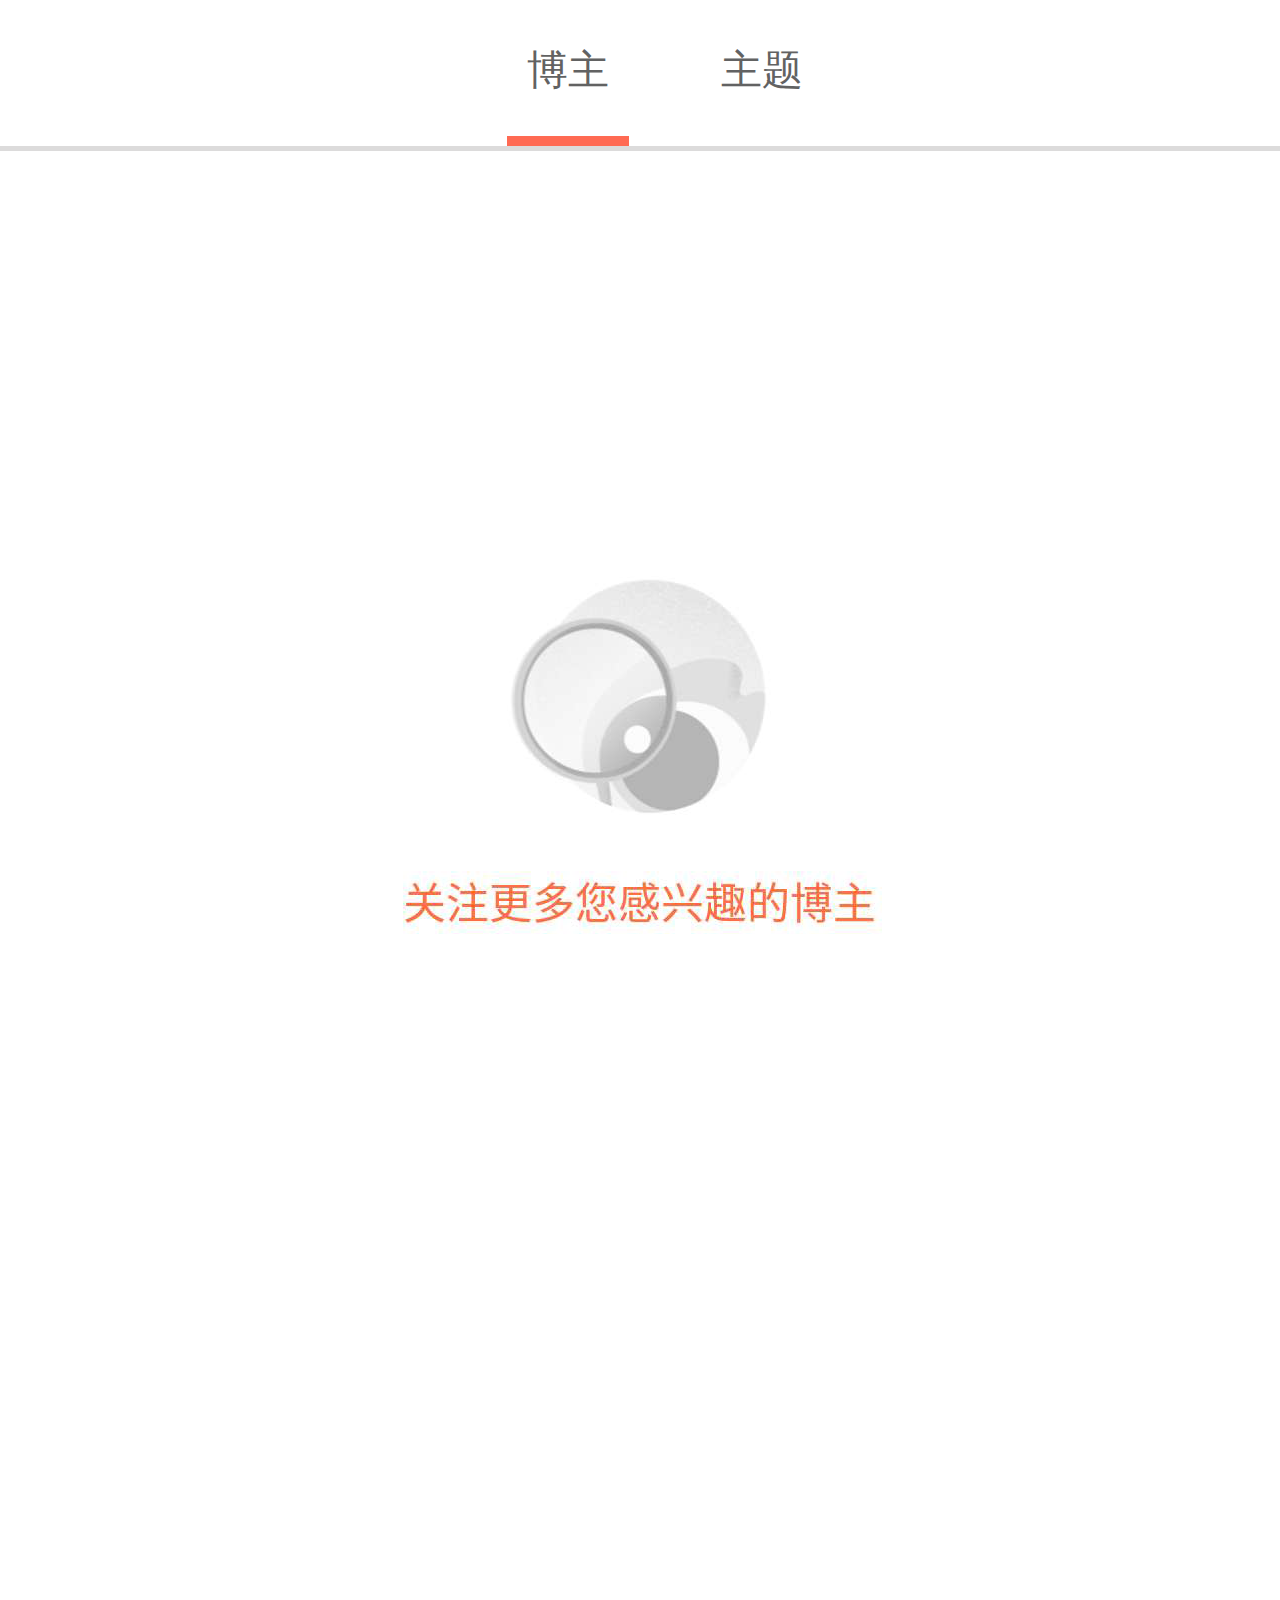
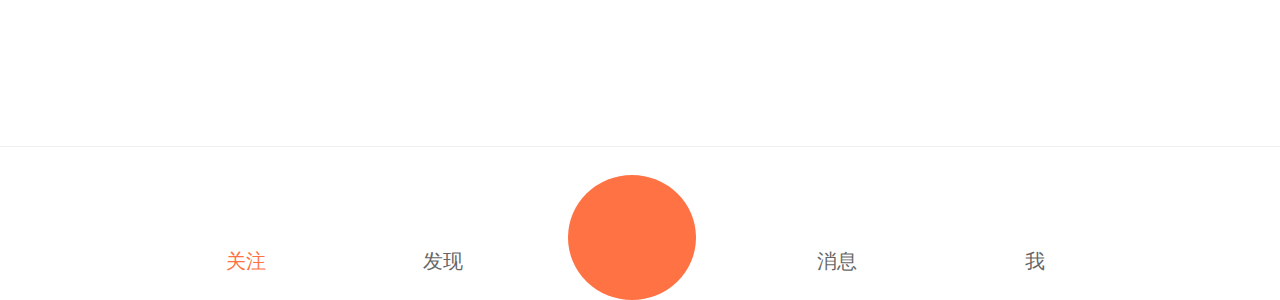
<file: index.html>
<!doctype html>
<html lang="en">
<head>
    <meta charset="UTF-8">
    <meta name="viewport"
          content="width=device-width, user-scalable=no, initial-scale=1.0, maximum-scale=1.0, minimum-scale=1.0">
    <meta http-equiv="X-UA-Compatible" content="ie=edge">
    <title>关注</title>
    <link rel="stylesheet" href="css/index.css">
    <script src="js/jquery-3.3.1.js"></script>
    <script src="js/rem.js"></script>
</head>
<body>
<header>
    <div class="header">
        <a href="addgz.html" target="_blank" class="gz">
            <i class="iconfont icon1">&#xe60f;</i>
        </a>
        <div class="bozhu">
            <p class="active">博主</p>
            <p>主题</p>
        </div>
        <a href="search.html" target="_blank" class="sousuo">
            <i class="iconfont icon1">&#xe650;</i>
        </a>
    </div>
</header>
<section>
    <div class="imgbox">
        <div class="box">
            <img src="img/x1_03.png" class="active" alt="">
            <img src="img/x2_03.png" alt="">
        </div>
    </div>
</section>
<!--tab栏-->
<footer>
    <div class="foot">
        <div class="footnk">
            <a href="" class="iconbox">
                <i class="iconfont icon2 active">&#xe616;</i>
                <span class="active">关注</span>
            </a>
            <a href="find.html" target="_blank" class="iconbox">
                <i class="iconfont icon2">&#xe669;</i>
                <span>发现</span>
            </a>
            <a href="" class="iconbox" id="jia">
                <div class="jia">
                    <i class="iconfont icon3">&#xe600;</i>
                </div>
            </a>
            <a href="xiaoxi.html" target="_blank" class="iconbox">
                <i class="iconfont icon2">&#xe63e;</i>
                <span>消息</span>
            </a>
            <a href="wode.html" target="_blank" class="iconbox">
                <i class="iconfont icon2">&#xe603;</i>
                <span>我</span>
            </a>
        </div>
    </div>
</footer>
<div class="hidden">
    <div class="hink">
        <div class="hilist">
            <div class="yuan">
                <i class="iconfont icon11">&#xe678;</i>
            </div>
            <span>文 字</span>
        </div>
        <div class="hilist">
            <div class="yuan lan">
                <i class="iconfont icon11">&#xe658;</i>
            </div>
            <span class="tpsp">图片和视频</span>
        </div>
        <div class="hilist">
            <div class="yuan cheng">
                <i class="iconfont icon11">&#xe65d;</i>
            </div>
            <span>日 签</span>
        </div>
    </div>
    <div class="cuowu">
        <div class="cwbox">
            <i class="iconfont icon12">&#xe63d;</i>
        </div>
    </div>
</div>
</body>
</html>
<script>
    $(".bozhu p").click(function () {
        let index=$(this).index();
        $(this).addClass("active").siblings().removeClass("active");
        $(".imgbox>.box>img").eq(index).show().siblings().hide();
    })

    //隐藏
    $("#jia").on("click",function (e) {
        e.preventDefault();
        $(".hidden").show();
    });
    $(".cuowu").on("click",function () {
        $(".hidden").hide();
    })
</script>
</file>
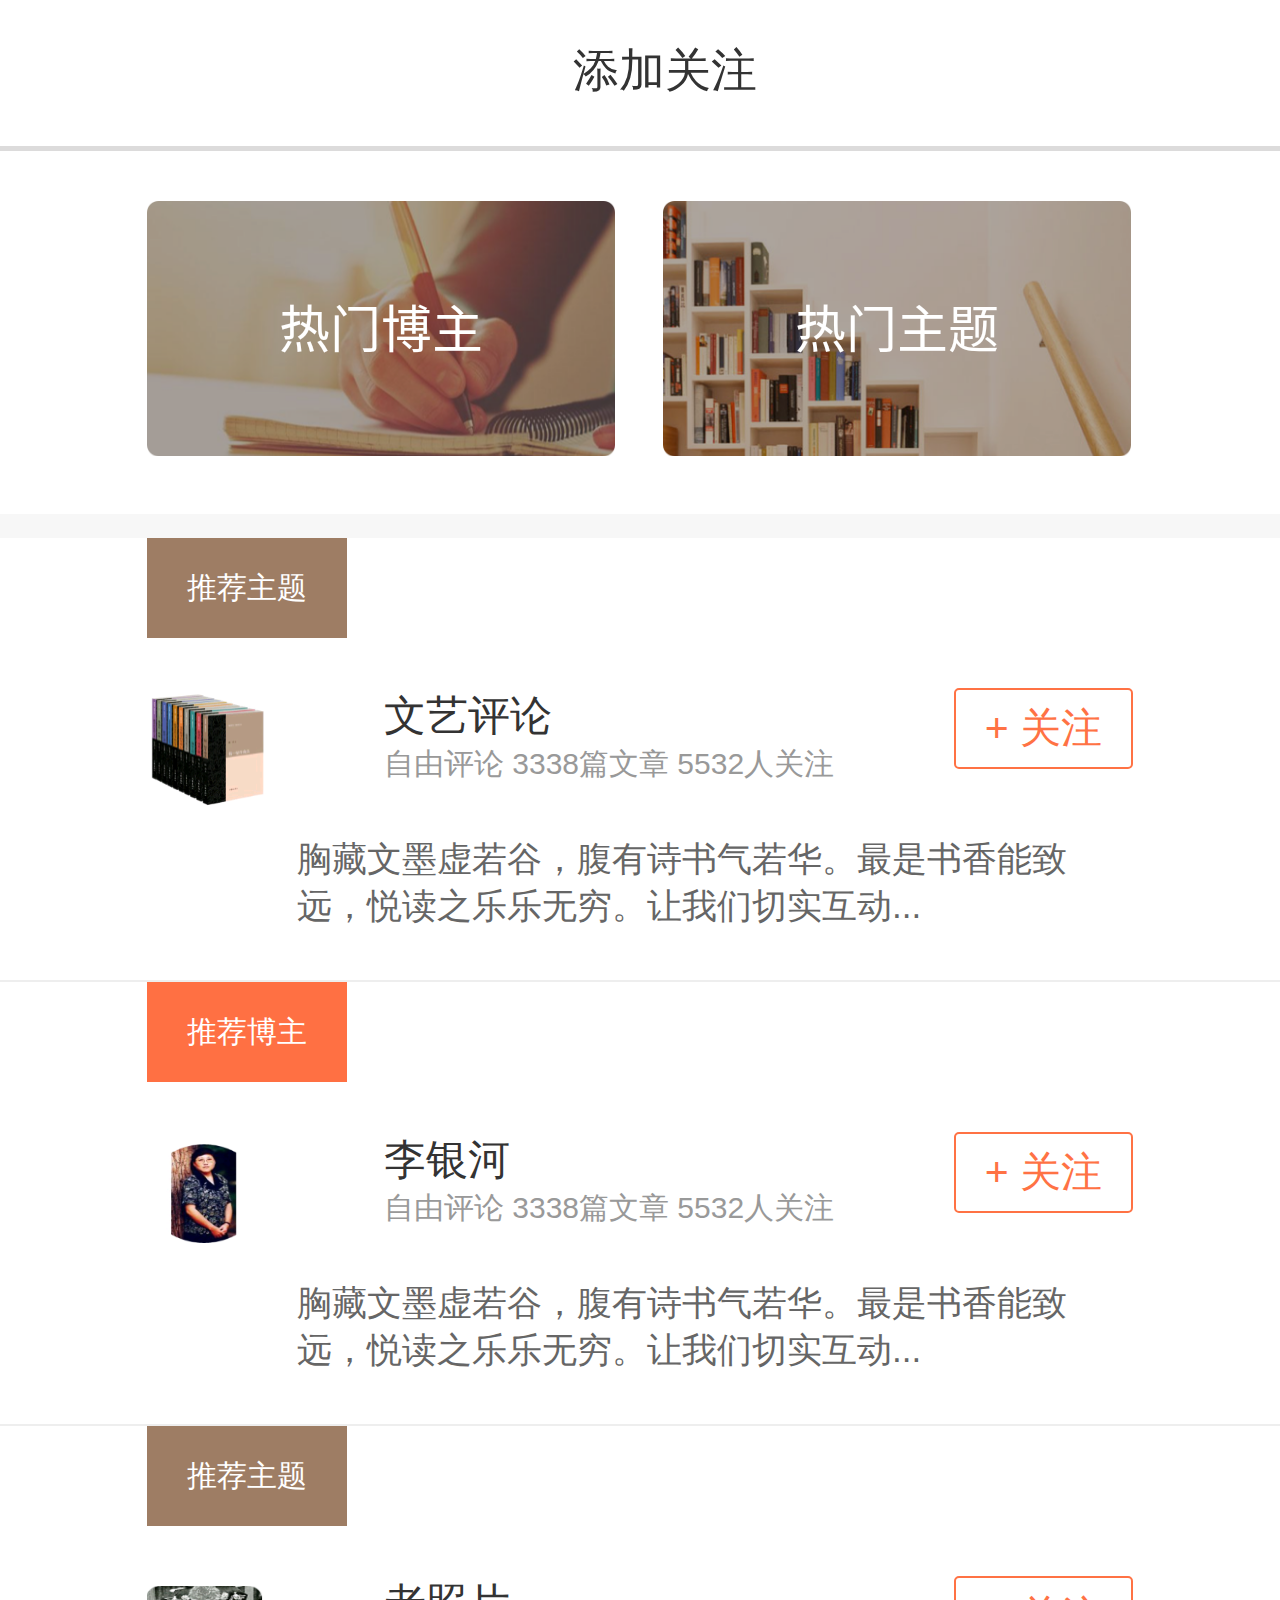
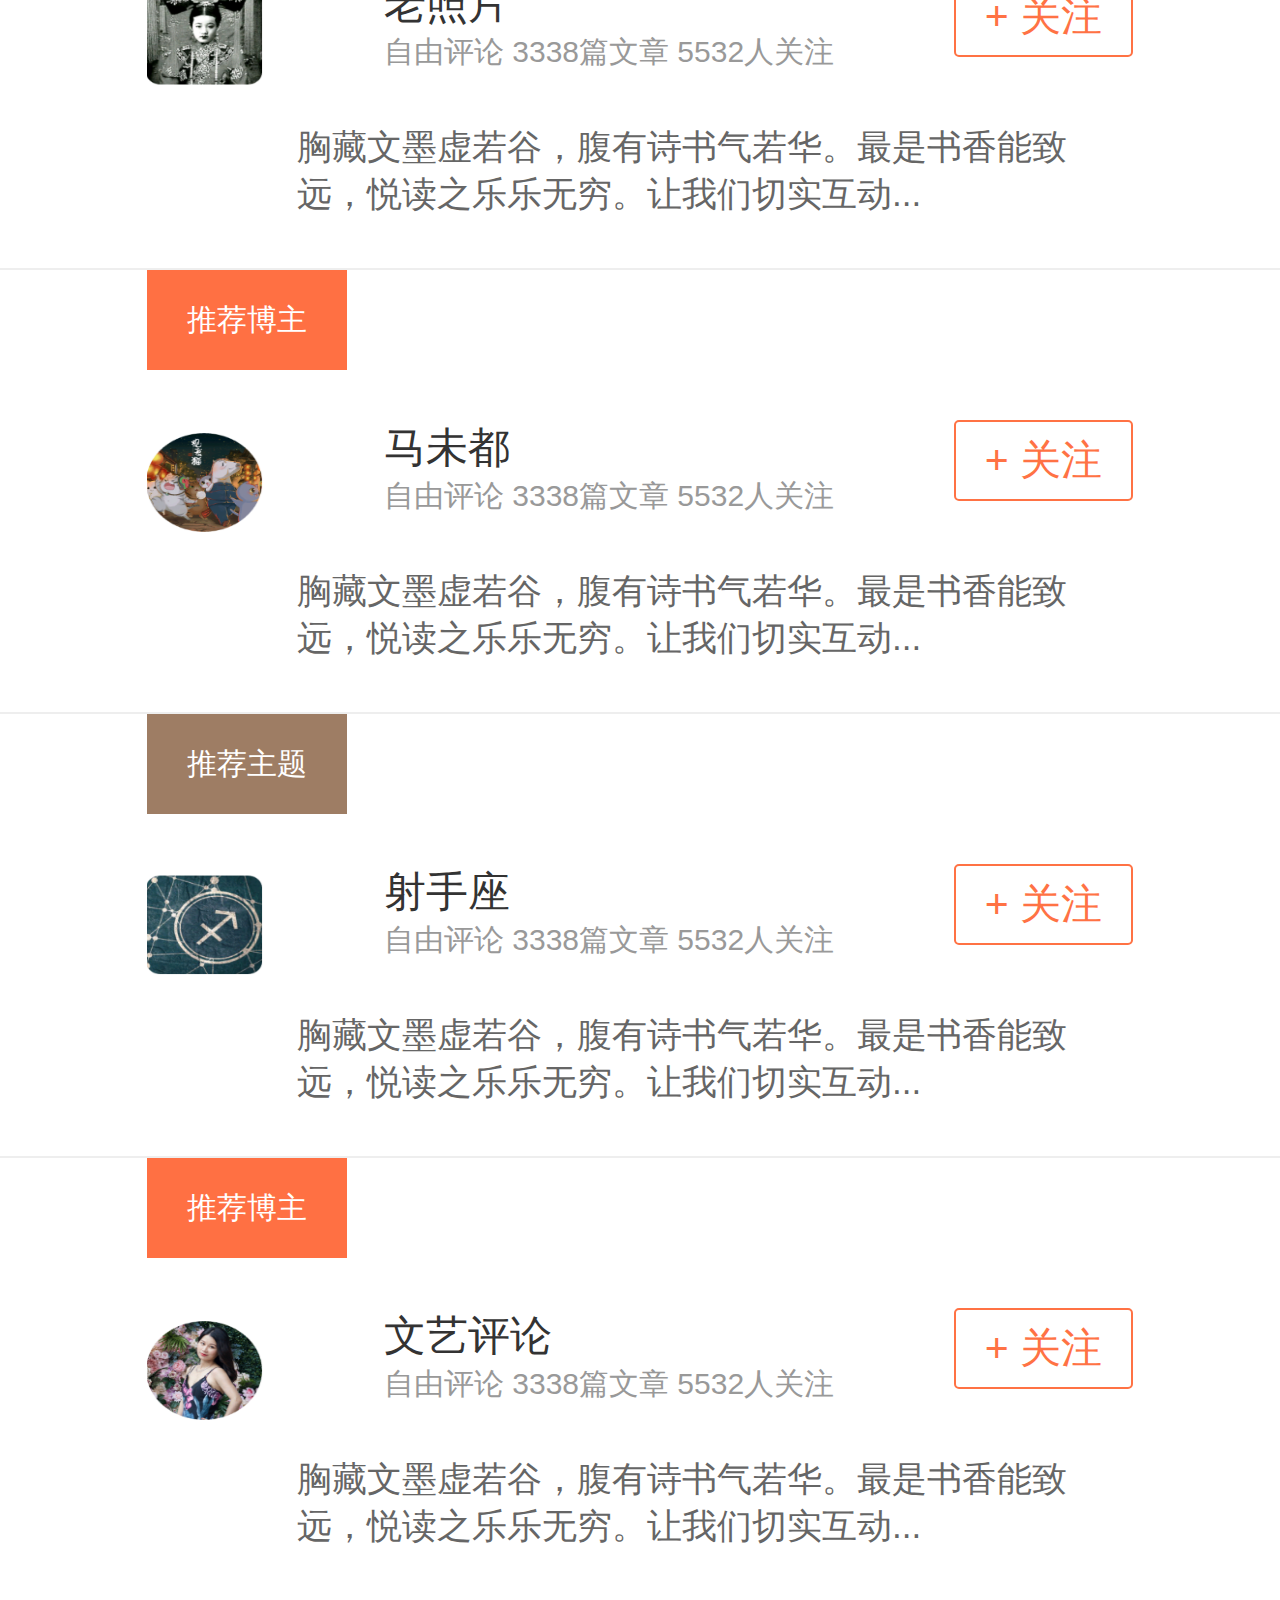
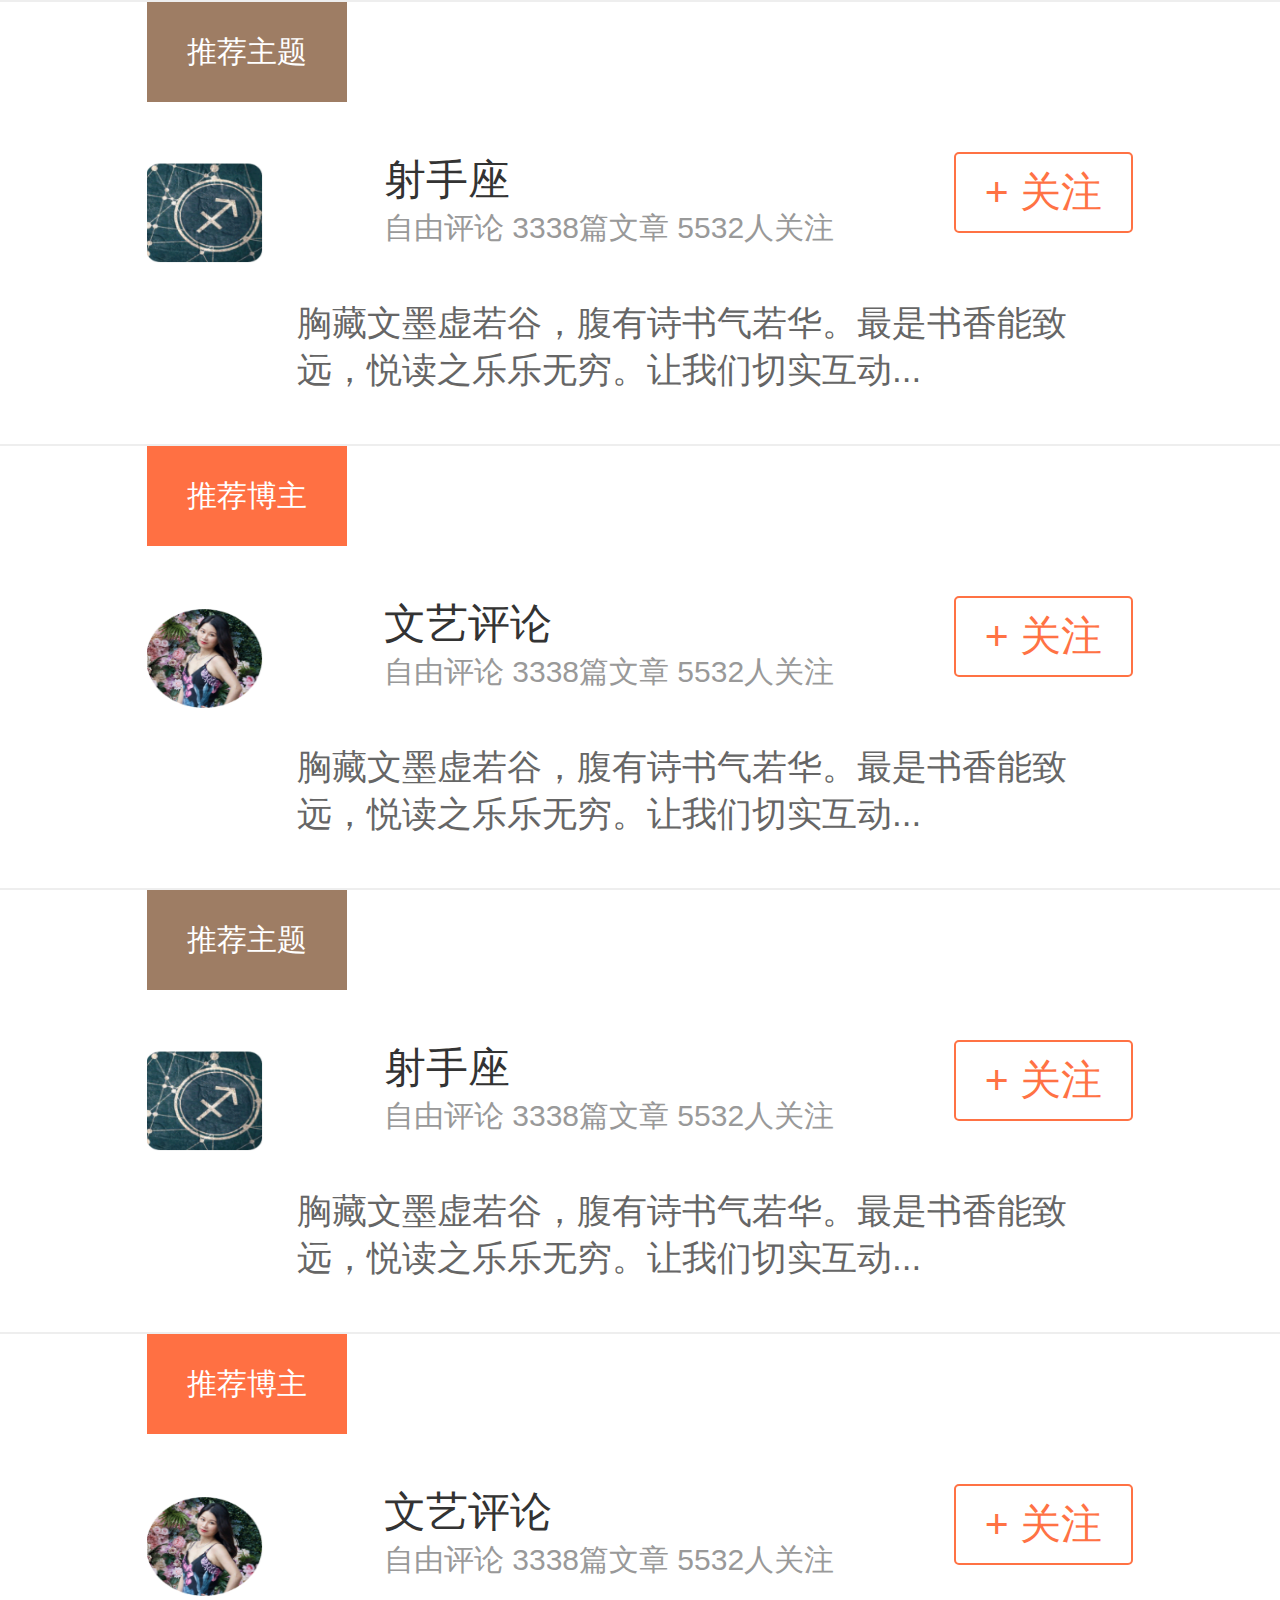
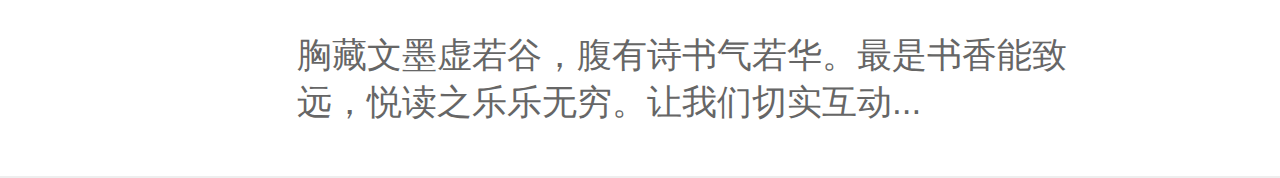
<file: addgz.html>
<!doctype html>
<html lang="en">
<head>
    <meta charset="UTF-8">
    <meta name="viewport"
          content="width=device-width, user-scalable=no, initial-scale=1.0, maximum-scale=1.0, minimum-scale=1.0">
    <meta http-equiv="X-UA-Compatible" content="ie=edge">
    <title>添加关注</title>
    <link rel="stylesheet" href="css/addgz.css">
    <script src="js/rem.js"></script>
</head>
<body>
<header>
    <div class="header">
        <a href="index.html" class="gz">
            <i class="iconfont icon2">&#xe674;</i>
        </a>
        <div class="bozhu">
            <p>添加关注</p>
        </div>
        <a href="" class="sousuo">
            <i class="iconfont icon1">&#xe650;</i>
        </a>
    </div>
</header>

<section>
    <!--热门博主主题-->
    <div class="rmbo">
        <div class="rmnk">
            <div class="imgbox">
                <img src="img/bz.png" alt="">
            </div>
            <div class="imgbox">
                <img src="img/zt.png" alt="">
            </div>
        </div>
    </div>
    <!--推荐主题列表-->
    <div class="tjzt">
        <div class="tjztList">
            <div class="tjNk">
                <div class="tjtop">推荐主题</div>
                <div class="rw">
                    <img src="img/shu.png" alt="">
                    <div class="wypl">
                        <span>文艺评论</span>
                        <p>自由评论 3338篇文章 5532人关注</p>
                    </div>
                    <div class="guanzhu">+ 关注</div>
                </div>
                <div class="tjbottom"><p>胸藏文墨虚若谷，腹有诗书气若华。最是书香能致远，悦读之乐乐无穷。让我们切实互动...</p></div>
            </div>
        </div>
        <div class="tjztList">
            <div class="tjNk">
                <div class="tjtop bz">推荐博主</div>
                <div class="rw">
                    <img src="img/bz1.png" alt="">
                    <div class="wypl">
                        <span>李银河</span>
                        <p>自由评论 3338篇文章 5532人关注</p>
                    </div>
                    <div class="guanzhu">+ 关注</div>
                </div>
                <div class="tjbottom"><p>胸藏文墨虚若谷，腹有诗书气若华。最是书香能致远，悦读之乐乐无穷。让我们切实互动...</p></div>
            </div>
        </div>
        <div class="tjztList">
            <div class="tjNk">
                <div class="tjtop">推荐主题</div>
                <div class="rw">
                    <img src="img/bz2.png" alt="">
                    <div class="wypl">
                        <span>老照片</span>
                        <p>自由评论 3338篇文章 5532人关注</p>
                    </div>
                    <div class="guanzhu">+ 关注</div>
                </div>
                <div class="tjbottom"><p>胸藏文墨虚若谷，腹有诗书气若华。最是书香能致远，悦读之乐乐无穷。让我们切实互动...</p></div>
            </div>
        </div>
        <div class="tjztList">
            <div class="tjNk">
                <div class="tjtop bz">推荐博主</div>
                <div class="rw">
                    <img src="img/bz3.png" alt="">
                    <div class="wypl">
                        <span>马未都</span>
                        <p>自由评论 3338篇文章 5532人关注</p>
                    </div>
                    <div class="guanzhu">+ 关注</div>
                </div>
                <div class="tjbottom"><p>胸藏文墨虚若谷，腹有诗书气若华。最是书香能致远，悦读之乐乐无穷。让我们切实互动...</p></div>
            </div>
        </div>
        <div class="tjztList">
            <div class="tjNk">
                <div class="tjtop">推荐主题</div>
                <div class="rw">
                    <img src="img/bz4.png" alt="">
                    <div class="wypl">
                        <span>射手座</span>
                        <p>自由评论 3338篇文章 5532人关注</p>
                    </div>
                    <div class="guanzhu">+ 关注</div>
                </div>
                <div class="tjbottom"><p>胸藏文墨虚若谷，腹有诗书气若华。最是书香能致远，悦读之乐乐无穷。让我们切实互动...</p></div>
            </div>
        </div>
        <div class="tjztList">
            <div class="tjNk">
                <div class="tjtop bz">推荐博主</div>
                <div class="rw">
                    <img src="img/bz5.png" alt="">
                    <div class="wypl">
                        <span>文艺评论</span>
                        <p>自由评论 3338篇文章 5532人关注</p>
                    </div>
                    <div class="guanzhu">+ 关注</div>
                </div>
                <div class="tjbottom"><p>胸藏文墨虚若谷，腹有诗书气若华。最是书香能致远，悦读之乐乐无穷。让我们切实互动...</p></div>
            </div>
        </div>
        <div class="tjztList">
            <div class="tjNk">
                <div class="tjtop">推荐主题</div>
                <div class="rw">
                    <img src="img/bz4.png" alt="">
                    <div class="wypl">
                        <span>射手座</span>
                        <p>自由评论 3338篇文章 5532人关注</p>
                    </div>
                    <div class="guanzhu">+ 关注</div>
                </div>
                <div class="tjbottom"><p>胸藏文墨虚若谷，腹有诗书气若华。最是书香能致远，悦读之乐乐无穷。让我们切实互动...</p></div>
            </div>
        </div>
        <div class="tjztList">
            <div class="tjNk">
                <div class="tjtop bz">推荐博主</div>
                <div class="rw">
                    <img src="img/bz5.png" alt="">
                    <div class="wypl">
                        <span>文艺评论</span>
                        <p>自由评论 3338篇文章 5532人关注</p>
                    </div>
                    <div class="guanzhu">+ 关注</div>
                </div>
                <div class="tjbottom"><p>胸藏文墨虚若谷，腹有诗书气若华。最是书香能致远，悦读之乐乐无穷。让我们切实互动...</p></div>
            </div>
        </div>
        <div class="tjztList">
            <div class="tjNk">
                <div class="tjtop">推荐主题</div>
                <div class="rw">
                    <img src="img/bz4.png" alt="">
                    <div class="wypl">
                        <span>射手座</span>
                        <p>自由评论 3338篇文章 5532人关注</p>
                    </div>
                    <div class="guanzhu">+ 关注</div>
                </div>
                <div class="tjbottom"><p>胸藏文墨虚若谷，腹有诗书气若华。最是书香能致远，悦读之乐乐无穷。让我们切实互动...</p></div>
            </div>
        </div>
        <div class="tjztList">
            <div class="tjNk">
                <div class="tjtop bz">推荐博主</div>
                <div class="rw">
                    <img src="img/bz5.png" alt="">
                    <div class="wypl">
                        <span>文艺评论</span>
                        <p>自由评论 3338篇文章 5532人关注</p>
                    </div>
                    <div class="guanzhu">+ 关注</div>
                </div>
                <div class="tjbottom"><p>胸藏文墨虚若谷，腹有诗书气若华。最是书香能致远，悦读之乐乐无穷。让我们切实互动...</p></div>
            </div>
        </div>
    </div>

</section>

</body>
</html>
</file>
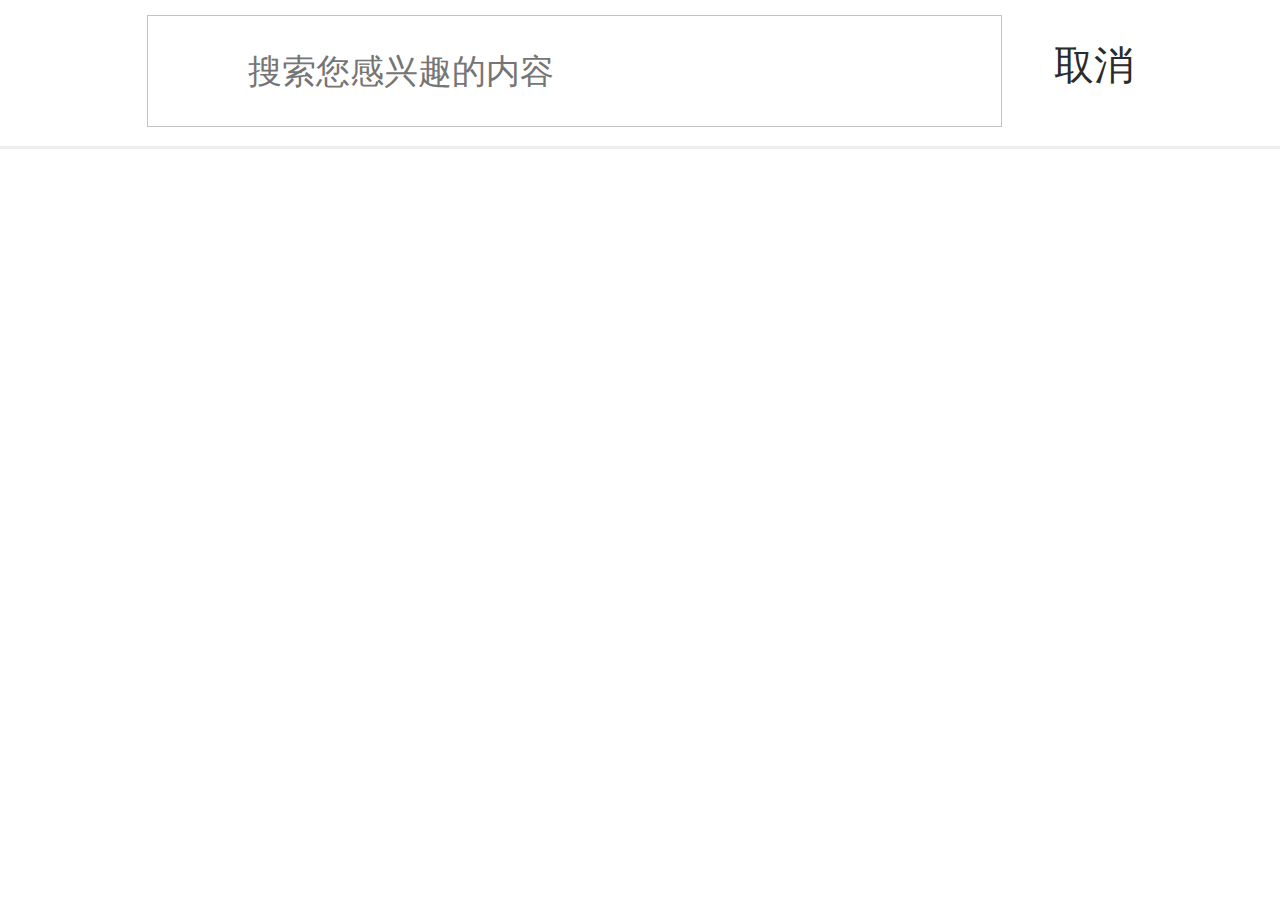
<file: search.html>
<!doctype html>
<html lang="en">
<head>
    <meta charset="UTF-8">
    <meta name="viewport"
          content="width=device-width, user-scalable=no, initial-scale=1.0, maximum-scale=1.0, minimum-scale=1.0">
    <meta http-equiv="X-UA-Compatible" content="ie=edge">
    <title>搜索</title>
    <link rel="stylesheet" href="css/search.css">
    <script src="js/rem.js"></script>
</head>
<body>
<header>
    <div class="header">
        <div class="ss">
            <input type="text" placeholder="搜索您感兴趣的内容">
            <i class="iconfont icon1">&#xe650;</i>
            <a href="index.html">取消</a>
        </div>

    </div>
</header>
</body>
</html>
</file>
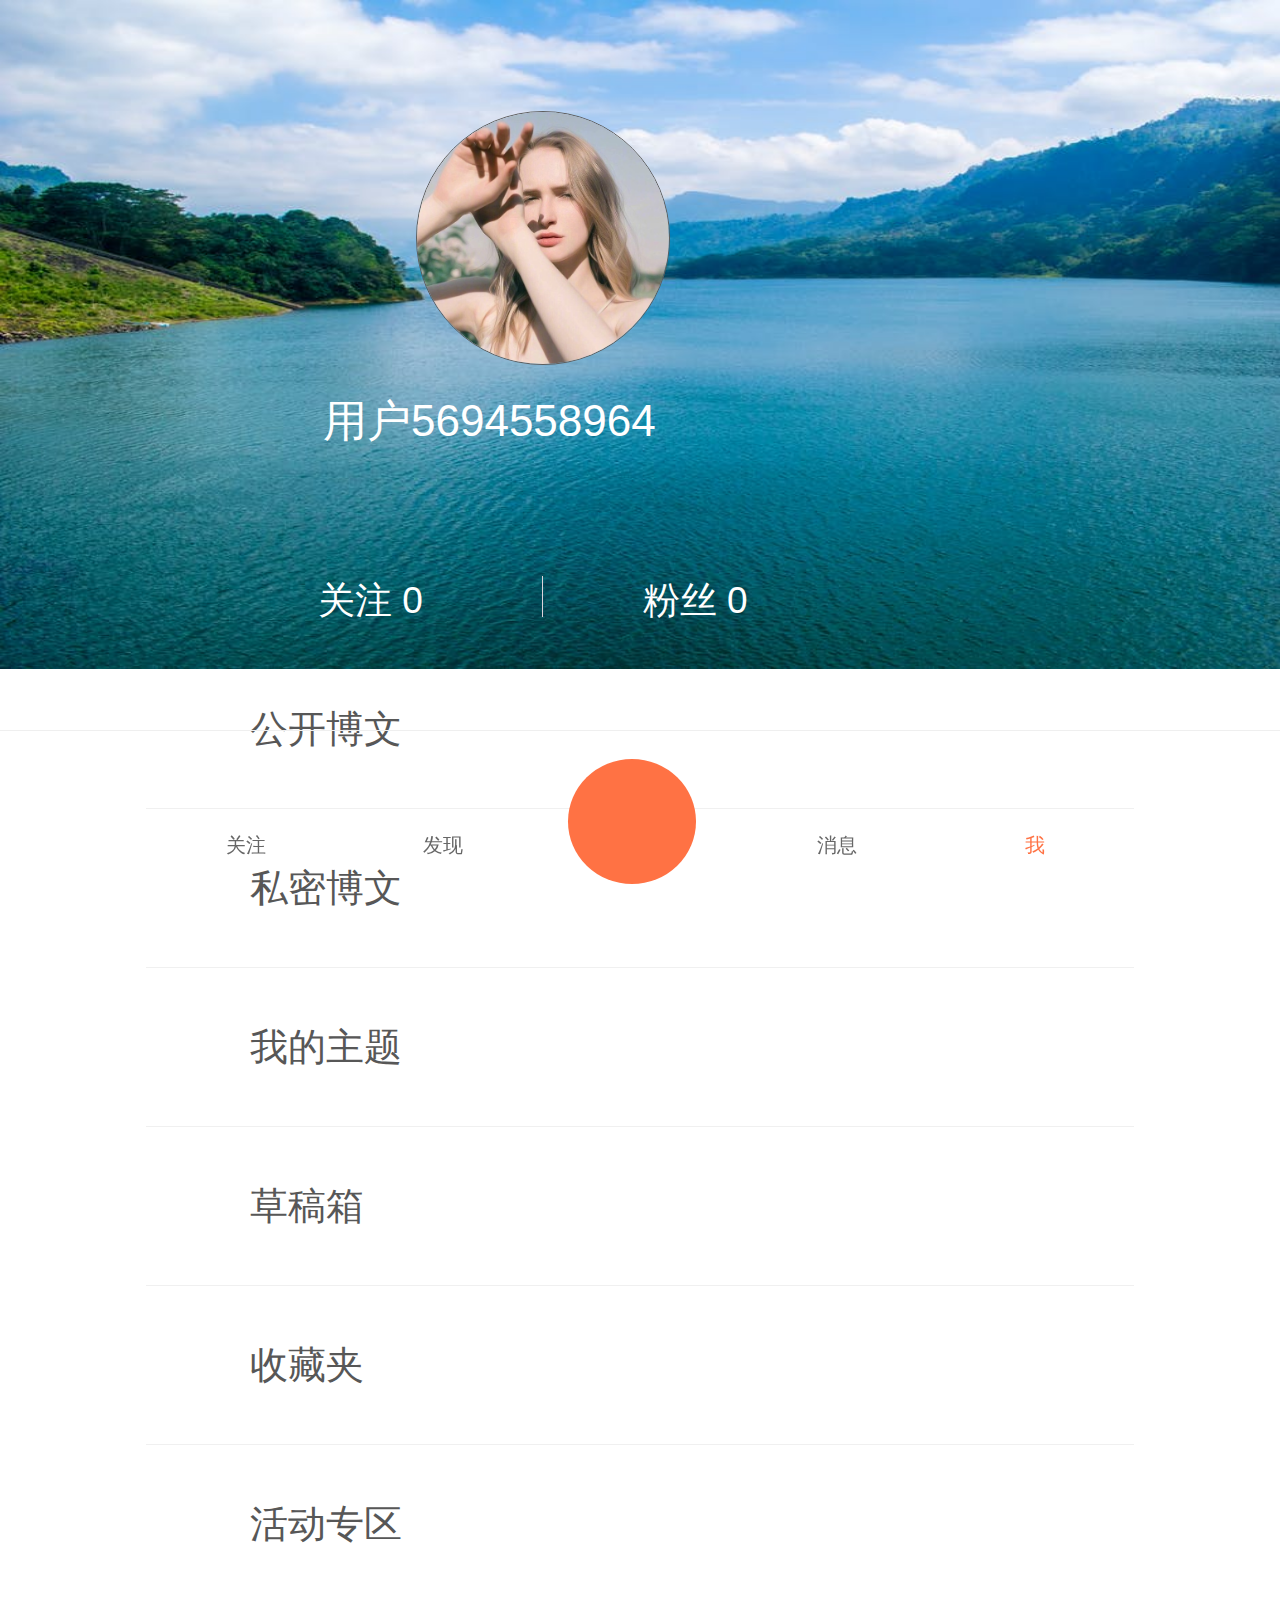
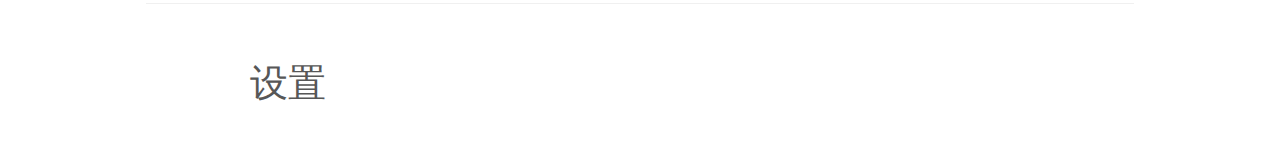
<file: wode.html>
<!doctype html>
<html lang="en">
<head>
    <meta charset="UTF-8">
    <meta name="viewport"
          content="width=device-width, user-scalable=no, initial-scale=1.0, maximum-scale=1.0, minimum-scale=1.0">
    <meta http-equiv="X-UA-Compatible" content="ie=edge">
    <title>我的</title>
    <link rel="stylesheet" href="css/wode.css">
    <script src="js/rem.js"></script>
    <script src="js/jquery-3.3.1.js"></script>

</head>
<body>
<header>
    <div class="header">
        <div class="imgbox">
            <img src="img/1.jpeg" alt="">
            <div class="txbox">
                <div class="tx">
                    <img src="img/2.png" alt="">
                </div>
                <p>用户5694558964  <i class="iconfont icon1">&#xe6b4;</i></p>
                <div class="gzfs">
                    <span>关注 0</span>
                    <span>粉丝 0</span>
                </div>
            </div>
        </div>
    </div>
</header>
<section>
    <div class="gk">
        <div class="gklist">
            <i class="iconfont icon2">&#xe643;</i>
            <span>公开博文</span>
            <i class="iconfont icon3">&#xe673;</i>
        </div>
        <div class="gklist">
            <i class="iconfont icon2">&#xe65d;</i>
            <span>私密博文</span>
            <i class="iconfont icon3">&#xe673;</i>
        </div>
        <div class="gklist">
            <i class="iconfont icon2">&#xe649;</i>
            <span>我的主题</span>
            <i class="iconfont icon3">&#xe673;</i>
        </div>

        <div class="gklist">
            <i class="iconfont icon2">&#xe615;</i>
            <span>草稿箱</span>
            <i class="iconfont icon3">&#xe673;</i>
        </div>
        <div class="gklist">
            <i class="iconfont icon2">&#xe612;</i>
            <span>收藏夹</span>
            <i class="iconfont icon3">&#xe673;</i>
        </div>
        <div class="gklist">
            <i class="iconfont icon2">&#xe651;</i>
            <span>活动专区</span>
            <i class="iconfont icon3">&#xe673;</i>
        </div>
        <div class="gklist">
            <i class="iconfont icon2">&#xe650;</i>
            <span>设置</span>
            <i class="iconfont icon3">&#xe673;</i>
        </div>
    </div>
</section>

<!--tab栏-->
<footer>
    <div class="foot">
        <div class="footnk">
            <a href="index.html" class="iconbox">
                <i class="iconfont icon4">&#xe616;</i>
                <span>关注</span>
            </a>
            <a href="find.html" class="iconbox">
                <i class="iconfont icon4">&#xe669;</i>
                <span>发现</span>
            </a>
            <a href="" class="iconbox" id="jia">
                <div class="jia">
                    <i class="iconfont icon5">&#xe600;</i>
                </div>
            </a>
            <a href="xiaoxi.html" class="iconbox">
                <i class="iconfont icon4">&#xe63e;</i>
                <span>消息</span>
            </a>
            <a href="wode.html" class="iconbox">
                <i class="iconfont icon4 active">&#xe603;</i>
                <span class="active">我</span>
            </a>
        </div>
    </div>
</footer>
<div class="hidden">
    <div class="hink">
        <div class="hilist">
            <div class="yuan">
                <i class="iconfont icon11">&#xe678;</i>
            </div>
            <span>文 字</span>
        </div>
        <div class="hilist">
            <div class="yuan lan">
                <i class="iconfont icon11">&#xe658;</i>
            </div>
            <span class="tpsp">图片和视频</span>
        </div>
        <div class="hilist">
            <div class="yuan cheng">
                <i class="iconfont icon11">&#xe65d;</i>
            </div>
            <span>日 签</span>
        </div>
    </div>
    <div class="cuowu">
        <div class="cwbox">
            <i class="iconfont icon12">&#xe63d;</i>
        </div>
    </div>
</div>
</body>
</html>
<script>
    //隐藏
    $("#jia").on("click",function (e) {
        e.preventDefault();
        $(".hidden").show();
    });
    $(".cuowu").on("click",function () {
        $(".hidden").hide();
    })
</script>
</file>
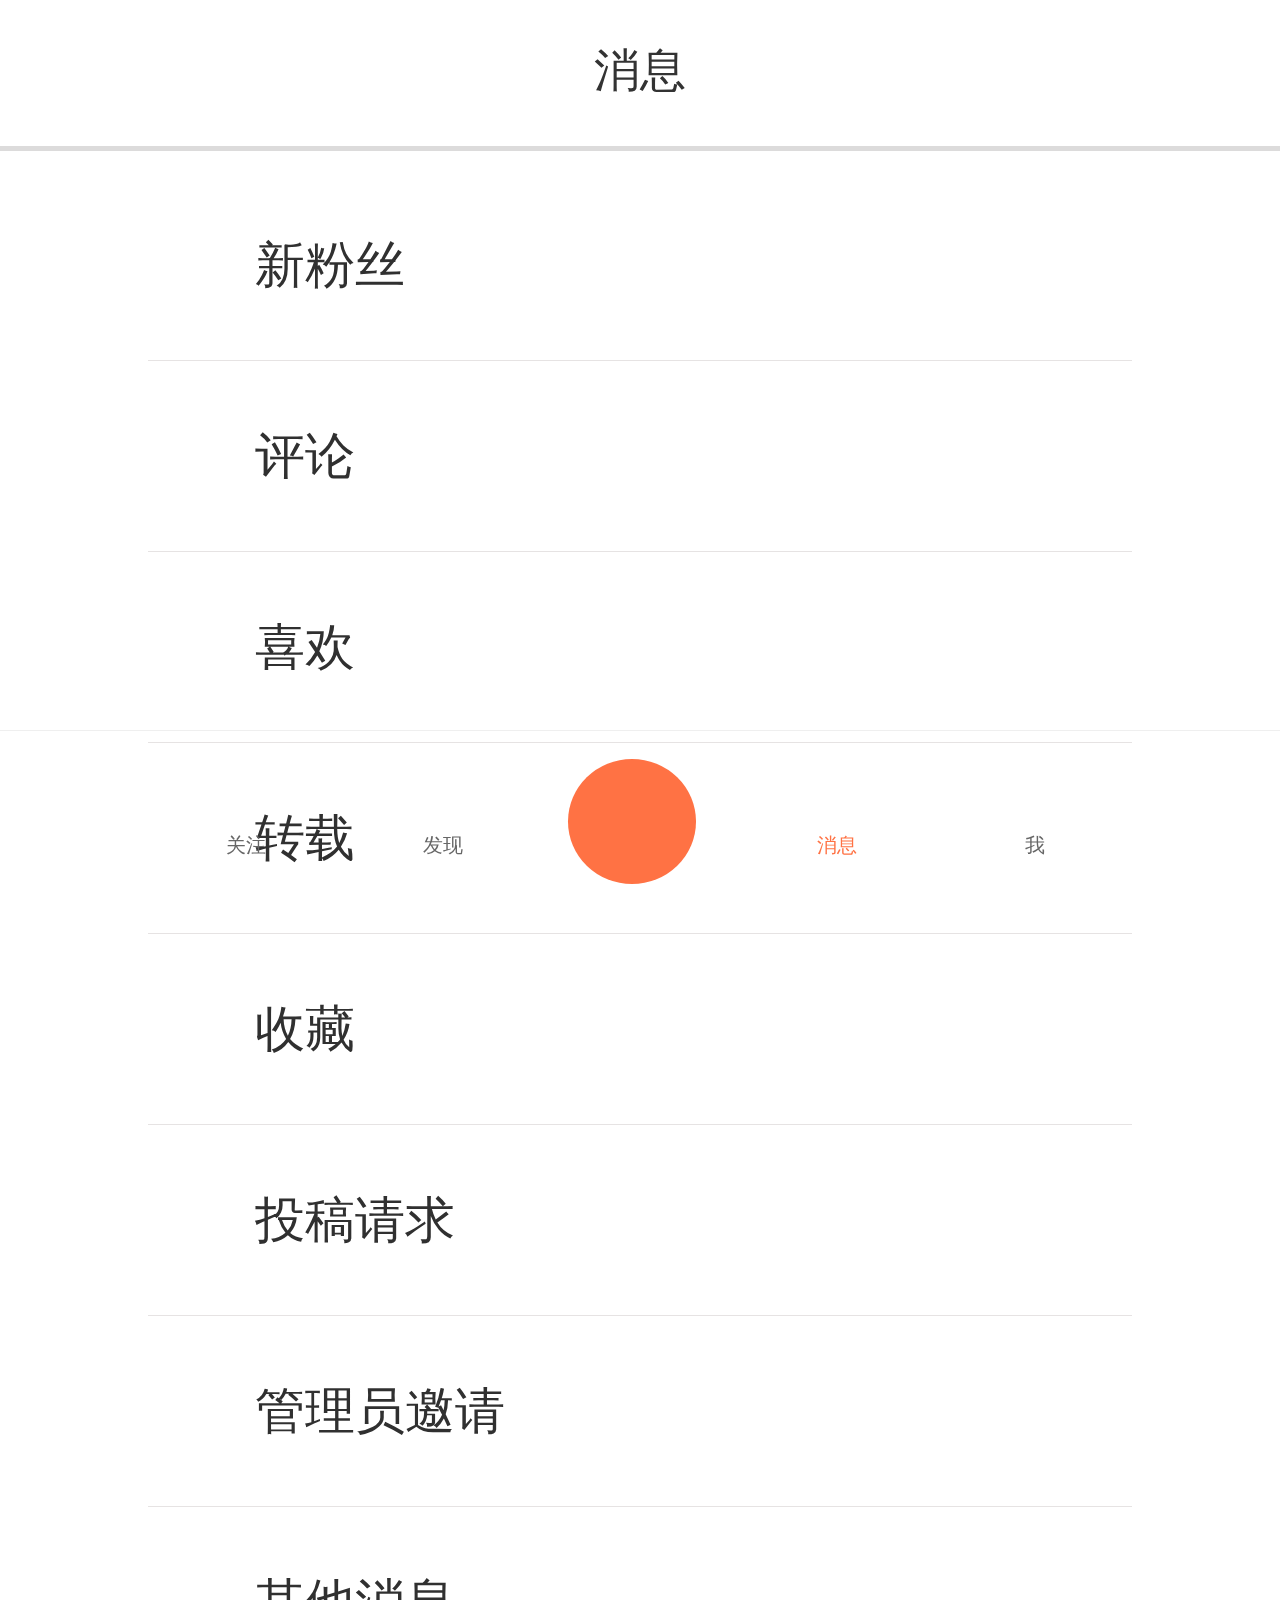
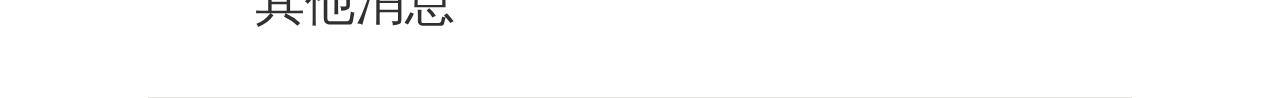
<file: xiaoxi.html>
<!doctype html>
<html lang="en">
<head>
    <meta charset="UTF-8">
    <meta name="viewport"
          content="width=device-width, user-scalable=no, initial-scale=1.0, maximum-scale=1.0, minimum-scale=1.0">
    <meta http-equiv="X-UA-Compatible" content="ie=edge">
    <title>消息</title>
    <link rel="stylesheet" href="css/xiaoxo.css">
    <script src="js/rem.js"></script>
    <script src="js/jquery-3.3.1.js"></script>
</head>
<body>
<header>
    <div class="header">
        <div class="bozhu"><p>消息</p></div>
    </div>
</header>
<section>
    <div class="xiaoxi">
        <div class="xxnk">
            <i class="iconfont icon4">&#xe64d;</i>
            <span>新粉丝</span>
            <i class="iconfont icon5">&#xe673;</i>
        </div>
        <div class="xxnk">
            <i class="iconfont icon4">&#xe619;</i>
            <span>评论</span>
            <i class="iconfont icon5">&#xe673;</i>
        </div>
        <div class="xxnk">
            <i class="iconfont icon4">&#xe629;</i>
            <span>喜欢</span>
            <i class="iconfont icon5">&#xe673;</i>
        </div>

        <div class="xxnk">
            <i class="iconfont icon4">&#xe62d;</i>
            <span>转载</span>
            <i class="iconfont icon5">&#xe673;</i>
        </div>
        <div class="xxnk">
            <i class="iconfont icon4">&#xe612;</i>
            <span>收藏</span>
            <i class="iconfont icon5">&#xe673;</i>
        </div>
        <div class="xxnk">
            <i class="iconfont icon4">&#xe7b6;</i>
            <span>投稿请求</span>
            <i class="iconfont icon5">&#xe673;</i>
        </div>
        <div class="xxnk">
            <i class="iconfont icon4">&#xe64e;</i>
            <span>管理员邀请</span>
            <i class="iconfont icon5">&#xe673;</i>
        </div>
        <div class="xxnk">
            <i class="iconfont icon4">&#xe602;</i>
            <span>其他消息</span>
            <i class="iconfont icon5">&#xe673;</i>
        </div>

    </div>
</section>
<!--tab栏-->
<footer>
    <div class="foot">
        <div class="footnk">
            <a href="index.html" class="iconbox">
                <i class="iconfont icon2">&#xe616;</i>
                <span>关注</span>
            </a>
            <a href="find.html" class="iconbox">
                <i class="iconfont icon2">&#xe669;</i>
                <span>发现</span>
            </a>
            <a href="" class="iconbox" id="jia">
                <div class="jia">
                    <i class="iconfont icon3">&#xe600;</i>
                </div>
            </a>
            <a href="xiaoxi.html" class="iconbox">
                <i class="iconfont icon2 active">&#xe63e;</i>
                <span class="active">消息</span>
            </a>
            <a href="wode.html" class="iconbox">
                <i class="iconfont icon2">&#xe603;</i>
                <span>我</span>
            </a>
        </div>
    </div>
</footer>
<div class="hidden">
    <div class="hink">
        <div class="hilist">
            <div class="yuan">
                <i class="iconfont icon11">&#xe678;</i>
            </div>
            <span>文 字</span>
        </div>
        <div class="hilist">
            <div class="yuan lan">
                <i class="iconfont icon11">&#xe658;</i>
            </div>
            <span class="tpsp">图片和视频</span>
        </div>
        <div class="hilist">
            <div class="yuan cheng">
                <i class="iconfont icon11">&#xe65d;</i>
            </div>
            <span>日 签</span>
        </div>
    </div>
    <div class="cuowu">
        <div class="cwbox">
            <i class="iconfont icon12">&#xe63d;</i>
        </div>
    </div>
</div>
</body>
</html>
<script>
    //隐藏
    $("#jia").on("click",function (e) {
        e.preventDefault();
        $(".hidden").show();
    });
    $(".cuowu").on("click",function () {
        $(".hidden").hide();
    })
</script>
</file>
<file: css/index.css>
@import "base.css";

@font-face {
    font-family: 'iconfont';  /* project id 590279 */
    src: url('https://at.alicdn.com/t/font_590279_5oq3oyqdsx5ka9k9.eot');
    src: url('https://at.alicdn.com/t/font_590279_5oq3oyqdsx5ka9k9.eot?#iefix') format('embedded-opentype'),
    url('https://at.alicdn.com/t/font_590279_5oq3oyqdsx5ka9k9.woff') format('woff'),
    url('https://at.alicdn.com/t/font_590279_5oq3oyqdsx5ka9k9.ttf') format('truetype'),
    url('https://at.alicdn.com/t/font_590279_5oq3oyqdsx5ka9k9.svg#iconfont') format('svg');
}

.iconfont{
    font-family: 'iconfont';
}
i{
    font-style: normal;

}
.header{
    width: 100%;
    height: 1.46rem;
    box-shadow: 0rem 0.05rem 0rem #dcdbdb;
    display: flex;
}
.bozhu{
    width: 3.16rem;
    height: 100%;
    margin: 0 auto;
    display: flex;
    justify-content: space-between;
}
.bozhu p{
    width: 1.22rem;
    height: 100%;
    box-sizing: border-box;
    font-size: 0.41rem;
    color: #626262;
    text-align: center;
    line-height: 1.4rem;
}
.bozhu p.active{
    border-bottom: 0.1rem solid #ff6a53;
}
.gz{
    display: block;
    width: 0.64rem;
    height: 0.64rem;
    margin:0.4rem 0.5rem 0 0.5rem ;
}
.sousuo{
    display: block;
    width: 0.64rem;
    height: 0.64rem;
    float: right;
    margin: 0.4rem 0.5rem 0 0;
}
.icon1{
    font-size: 0.64rem;
    color:#ff6a53 ;
}
.imgbox{
    width: 100%;
    height: 16rem;
    overflow: hidden;

}
.box{
    width: 4.83rem;
    height: 3.58rem;
    margin:4.3rem auto 0;
    position: relative;
}
.box img{
    /*display: block;*/
    width: 100%;
    position: absolute;
    left: 0;
    top: 0;
    display: none;
}
.box img.active{
    display: block;
}
.foot{
    width: 100%;
    height: 1.45rem;
    border-top:0.01rem solid #efefef ;
}
.footnk{
    width: 9.33rem;
    height: 100%;
    margin: 0 auto;
    display: flex;
    justify-content: space-between;
}
.iconbox{
    display: block;
    width: 1.44rem;
    height: 1.17rem;
    padding-top: 0.28rem;
    text-align: center;
}
.icon2{
    font-size: 0.63rem;
    color: #929292;
    display: block;
}
.iconbox .icon2.active{
    color: #ff7244;
}

.iconbox span{
    font-size: 0.2rem;
    color: #676767;
}
.iconbox span.active{
    color: #ff7244;
}
.jia{
    width: 1.28rem;
    height: 1.25rem;
    border-radius: 50%;
    background: #ff7244;
}
.icon3{
    color: #fff;
    font-size: 0.65rem;
    text-align: center;
    line-height: 1.25rem;
}
.hidden{
    width: 100%;
    height: 100%;
    position: absolute;
    top: 0;
    left: 0;
    background: rgba(0,0,0,0.2);
    display: none;
}
.hink{
    width: 8.66rem;
    height: 2.94rem;
    position: absolute;
    top: 11.39rem;
    left: 1.06rem;
    display: flex;
    justify-content: space-between;
}
.hilist{
    width: 2.65rem;
    height: 100%;
}
.yuan{
    width: 2.18rem;
    height: 2.18rem;
    background: #fa6d5b;
    border-radius: 50%;
    margin: 0 auto;
}
.hilist .lan{
    background: #70b0ee;
}
.hilist .cheng{
    background: #fcaf55;
}
.icon11{
    font-size: 1.04rem;
    color: #fff;
    margin-left: 0.5rem;
    text-align: center;
    line-height: 2.18rem;
}
.hilist span{
    font-size: 0.33rem;
    color: #5f5f5f;
    text-align: center;
    margin-left: 0.8rem;
}
.hilist .tpsp{
    margin-left: 0.4rem;
}
.cuowu{
    width: 100%;
    height: 1.4rem;
    position: absolute;
    bottom: 0.2rem;
}
.cwbox{
    width: 1.44rem;
    height: 1.44rem;
    background: #fffaf8;
    border-radius: 50%;
    margin: 0 0 0 4.6rem;
}
.icon12{
    font-size: 1rem;
    color: #e3dfdc;
    text-align: center;
    line-height: 1.44rem;
    margin-left: 0.2rem;
}
</file>
<file: css/addgz.css>
@import "base.css";

@font-face {
    font-family: 'iconfont';  /* project id 590577 */
    src: url('https://at.alicdn.com/t/font_590577_y4xvgolclqouhaor.eot');
    src: url('https://at.alicdn.com/t/font_590577_y4xvgolclqouhaor.eot?#iefix') format('embedded-opentype'),
    url('https://at.alicdn.com/t/font_590577_y4xvgolclqouhaor.woff') format('woff'),
    url('https://at.alicdn.com/t/font_590577_y4xvgolclqouhaor.ttf') format('truetype'),
    url('https://at.alicdn.com/t/font_590577_y4xvgolclqouhaor.svg#iconfont') format('svg');
}

.iconfont{
    font-family: 'iconfont';
}
i{
    font-style: normal;

}
body{
    background: #f7f7f7;
}
.header{
    width: 100%;
    height: 1.46rem;
    box-shadow: 0rem 0.05rem 0rem #dcdbdb;
    display: flex;
    background: #fff;
    margin-bottom: 0.1rem;
    position: fixed;
    top: 0;
    left: 0;
    z-index: 1;
}
.bozhu{
    width: 1.95rem;
    height: 100%;
    margin: 0 auto;
    text-align: center;
    line-height: 1.4rem;
}
.bozhu p{
    font-size: 0.46rem;
    color: #333333;

}
.gz{
    display: block;
    width: 0.64rem;
    height: 0.64rem;
    margin:0.4rem 0.5rem 0 0.5rem ;
}
.icon2{
    font-size: 0.64rem;
    color:#474747 ;
}
.sousuo{
    display: block;
    width: 0.64rem;
    height: 0.64rem;
    float: right;
    margin: 0.4rem 0.5rem 0 0;
}
.icon1{
    font-size: 0.64rem;
    color:#ff6a53 ;
}
.rmbo{
    width: 100%;
    height: 3.64rem;
    background: #fff;
    margin-bottom: 0.24rem;
    margin-top: 1.5rem;

}
.rmnk{
    width: 9.87rem;
    height: 100%;
    margin: 0 auto;
    overflow: hidden;
    display: flex;
    justify-content: space-between;
}
.imgbox{
    width: 4.72rem;
    height: 2.58rem;
    margin-top: 0.5rem;

}
.imgbox img{
    display: block;
    width: 100%;
    border-radius: 5px;
}
.tjzt{
    width: 100%;
    height: auto;
    background: #fff;

}
.tjztList{
    width: 100%;
    height: 4.42rem;
    border-bottom: 0.02rem solid #eee;
}
.tjNk{
    width: 9.86rem;
    height: 100%;
    margin: 0 auto;
}
.tjtop{
    width: 2rem;
    height: 1rem;
    background: #9e7d64;
    font-size: 0.3rem;
    color: #fff;
    text-align: center;
    line-height: 1rem;
    margin-bottom: 0.5rem;
}
.rw{
    width: 100%;
    height: 1.2rem;
    display: flex;
    justify-content: space-between;
}

.rw img{
    display: block;
    width: 1.17rem;
    height: 1.2rem;
}
.wypl{
    height: 100%;

}
.wypl span{
    font-size: 0.42rem;
    color: #333;
}
.wypl p{
    font-size: 0.3rem;
    color: #999;
}
.guanzhu{
    border: 0.02rem solid #ff7244;
    width: 1.75rem;
    height: 0.77rem;
    text-align: center;
    line-height: 0.77rem;
    border-radius: 5px;
    color: #ff7244;
    font-size: 0.41rem;

}
.tjbottom{
    width: 8.15rem;
    height: 1.23rem;
    margin-top: 0.28rem;
    margin-left: 1.5rem;
}
.tjbottom p{
    font-size: 0.35rem;
    color: #666666;
}
.bz{
    background: #ff7043;
}
</file>
<file: css/search.css>
@import "base.css";

@font-face {
    font-family: 'iconfont';  /* project id 592369 */
    src: url('https://at.alicdn.com/t/font_592369_hlws7j09xtq8semi.eot');
    src: url('https://at.alicdn.com/t/font_592369_hlws7j09xtq8semi.eot?#iefix') format('embedded-opentype'),
    url('https://at.alicdn.com/t/font_592369_hlws7j09xtq8semi.woff') format('woff'),
    url('https://at.alicdn.com/t/font_592369_hlws7j09xtq8semi.ttf') format('truetype'),
    url('https://at.alicdn.com/t/font_592369_hlws7j09xtq8semi.svg#iconfont') format('svg');
}


.iconfont{
    font-family: 'iconfont';
}
i{
    font-style: normal;
}
.header{
    width: 100%;
    height: 1.46rem;
    border-bottom: 0.03rem solid #eee;
    overflow: hidden;
}
.ss{
    width:9.87rem;
    height: 1.1rem;
    margin: 0.15rem auto;
    display: flex;
    justify-content: space-between;
    text-align: center;
}
.ss input{
    width: 7.53rem;
    height: 100%;
    border: 0.01rem solid #c2c2c2;
    font-size: 0.34rem;
    color: #c2c2c2;
    line-height: 1.1rem;
    padding-left: 1rem;
    position: relative;
}
.ss input:focus{
    outline: none;
}
.icon1{
    font-size: 0.66rem;
    color: #c2c2c2;
    position: absolute;
    top: 0.3rem;
    left: 0.7rem;
}
.header a{
    display: block;
    font-size: 0.4rem;
    color: #2b2b2b;
    line-height: 1rem;
}
</file>
<file: css/wode.css>
@import "base.css";

@font-face {
    font-family: 'iconfont';  /* project id 590873 */
    src: url('https://at.alicdn.com/t/font_590873_2tl6j0jof5x3l3di.eot');
    src: url('https://at.alicdn.com/t/font_590873_2tl6j0jof5x3l3di.eot?#iefix') format('embedded-opentype'),
    url('https://at.alicdn.com/t/font_590873_2tl6j0jof5x3l3di.woff') format('woff'),
    url('https://at.alicdn.com/t/font_590873_2tl6j0jof5x3l3di.ttf') format('truetype'),
    url('https://at.alicdn.com/t/font_590873_2tl6j0jof5x3l3di.svg#iconfont') format('svg');
}

.iconfont{
    font-family: 'iconfont';
}
i{
    font-style: normal;

}

.header{
    width: 100%;
    height: 6.69rem;
    position: fixed;
    top: 0;
    left: 0;
}
.imgbox{
    width: 100%;
    height: 100%;
    position: relative;
}
.imgbox img{
    display: block;
    width: 100%;
    height: 100%;
}
.txbox{
    width: 6.49rem;
    height: 5.04rem;
    position: absolute;
    top:1.11rem;
    left: 2.18rem;
}
.tx{
    width: 2.52rem;
    height: 2.52rem;
    border-radius: 50%;
    border: 0.01rem solid #5E5E5E;
    margin: 0 auto 0.27rem;
}
.tx img{
    width: 100%;
    display: block;
    height: 100%;
    border-radius: 50%;
}
.imgbox p{
    width: 4.39rem;
    height: 0.59rem;
    margin: 0 auto 1.25rem;
    font-size: 0.44rem;
    color: #fff;
}
.icon1{
    font-size: 0.44rem;
    color: #e6d4d2;
}
.gzfs{
    width: 100%;
    height: 0.41rem;
    display: flex;
}
.gzfs span{
    display: block;
    width: 3.22rem;
    height: 100%;
    border-right:0.01rem solid #ddd3db ;
    box-sizing: border-box;
    font-size: 0.37rem;
    color: #fff;
    margin-left: 1rem;
}
.gzfs span:last-child{
    border: none;
    margin-left: 1rem;
}
.gk{
    width: 100%;
    height: auto;
    margin-top: 6.5rem;
}
.gklist{
    width: 9.88rem;
    height: 1.58rem;
    border-bottom: 0.01rem solid #f0f0f0;
    margin: 0 auto;
}
.icon2{
    font-size: 0.6rem;
    color: #dccdc8;
    line-height: 1.58rem;
    float: left;
}
.gklist span{
    font-size: 0.38rem;
    color: #575757;
    line-height: 1.58rem;
    margin-left: 0.57rem;
}
.icon3{
    font-size: 0.38rem;
    color: #888888;
    float: right;
    line-height: 1.58rem;
}
.gk .gklist:last-child{
    border: none;
}
.foot{
    width: 100%;
    height: 1.45rem;
    border-top:0.01rem solid #efefef ;
    position: fixed;
    bottom: 0.24rem;
    left: 0;
}
.footnk{
    width: 9.33rem;
    height: 100%;
    margin: 0 auto;
    display: flex;
    justify-content: space-between;
}
.iconbox{
    display: block;
    width: 1.44rem;
    height: 1.17rem;
    padding-top: 0.28rem;
    text-align: center;
}
.icon4{
    font-size: 0.63rem;
    color: #929292;
    display: block;
}
.iconbox .icon4.active{
    color: #ff7244;
}

.iconbox span{
    font-size: 0.2rem;
    color: #676767;
}
.iconbox span.active{
    color: #ff7244;
}
.jia{
    width: 1.28rem;
    height: 1.25rem;
    border-radius: 50%;
    background: #ff7244;
}
.icon5{
    color: #fff;
    font-size: 0.65rem;
    text-align: center;
    line-height: 1.25rem;
}
.hidden{
    width: 100%;
    height: 100%;
    position: absolute;
    top: 0;
    left: 0;
    background: rgba(0,0,0,0.2);
    display: none;
}
.hink{
    width: 8.66rem;
    height: 2.94rem;
    position: absolute;
    top: 11.39rem;
    left: 1.06rem;
    display: flex;
    justify-content: space-between;
}
.hilist{
    width: 2.65rem;
    height: 100%;
}
.yuan{
    width: 2.18rem;
    height: 2.18rem;
    background: #fa6d5b;
    border-radius: 50%;
    margin: 0 auto;
}
.hilist .lan{
    background: #70b0ee;
}
.hilist .cheng{
    background: #fcaf55;
}
.icon11{
    font-size: 1.04rem;
    color: #fff;
    margin-left: 0.5rem;
    text-align: center;
    line-height: 2.18rem;
}
.hilist span{
    font-size: 0.33rem;
    color: #5f5f5f;
    text-align: center;
    margin-left: 0.8rem;
}
.hilist .tpsp{
    margin-left: 0.4rem;
}
.cuowu{
    width: 100%;
    height: 1.4rem;
    position: absolute;
    bottom: 0.2rem;
}
.cwbox{
    width: 1.44rem;
    height: 1.44rem;
    background: #fffaf8;
    border-radius: 50%;
    margin: 0 0 0 4.6rem;
}
.icon12{
    font-size: 1rem;
    color: #e3dfdc;
    text-align: center;
    line-height: 1.44rem;
    margin-left: 0.2rem;
}
</file>
<file: css/xiaoxo.css>
@import "base.css";

@font-face {
    font-family: 'iconfont';  /* project id 590751 */
    src: url('https://at.alicdn.com/t/font_590751_a4r9md2ypmdt2o6r.eot');
    src: url('https://at.alicdn.com/t/font_590751_a4r9md2ypmdt2o6r.eot?#iefix') format('embedded-opentype'),
    url('https://at.alicdn.com/t/font_590751_a4r9md2ypmdt2o6r.woff') format('woff'),
    url('https://at.alicdn.com/t/font_590751_a4r9md2ypmdt2o6r.ttf') format('truetype'),
    url('https://at.alicdn.com/t/font_590751_a4r9md2ypmdt2o6r.svg#iconfont') format('svg');
}

.iconfont{
    font-family: 'iconfont';
}
i{
    font-style: normal;

}
.header{
    width: 100%;
    height: 1.46rem;
    box-shadow: 0rem 0.05rem 0rem #dcdbdb;
    display: flex;
    background: #fff;
    margin-bottom: 0.1rem;
    position: fixed;
    top: 0;
    left: 0;
    z-index: 1;
}
.bozhu{
    width: 1.95rem;
    height: 100%;
    margin: 0 auto;
    text-align: center;
    line-height: 1.4rem;
}
.bozhu p{
    font-size: 0.46rem;
    color: #333333;

}
.xiaoxi{
    width: 100%;
    height: auto;
    margin-top: 1.7rem;
}

.xxnk{
    width: 9.84rem;
    height: 1.91rem;
    border-bottom: 0.01rem solid #e6e3e3;
    box-sizing: border-box;
    margin: 0 auto;
    /*display: flex;*/
    /*justify-content: space-between;*/
  }
.icon4{
    font-size: 0.7rem;
    color: #d8cfc6;
    line-height: 1.9rem;
    float: left;
}
.xxnk span{
    font-size: 0.5rem;
    color: #303030;
    line-height: 1.9rem;
    margin-left: 0.53rem;
}
.icon5{
    font-size: 0.41rem;
    color: #a2a2a2;
    line-height: 1.9rem;
    float: right;
}
.foot{
    width: 100%;
    height: 1.45rem;
    border-top:0.01rem solid #efefef ;
    position: fixed;
    bottom: 0.24rem;
    left: 0;
}
.footnk{
    width: 9.33rem;
    height: 100%;
    margin: 0 auto;
    display: flex;
    justify-content: space-between;
}
.iconbox{
    display: block;
    width: 1.44rem;
    height: 1.17rem;
    padding-top: 0.28rem;
    text-align: center;
}
.icon2{
    font-size: 0.63rem;
    color: #929292;
    display: block;
}
.iconbox .icon2.active{
    color: #ff7244;
}

.iconbox span{
    font-size: 0.2rem;
    color: #676767;
}
.iconbox span.active{
    color: #ff7244;
}
.jia{
    width: 1.28rem;
    height: 1.25rem;
    border-radius: 50%;
    background: #ff7244;
}
.icon3{
    color: #fff;
    font-size: 0.65rem;
    text-align: center;
    line-height: 1.25rem;
}
.hidden{
    width: 100%;
    height: 100%;
    position: absolute;
    top: 0;
    left: 0;
    background: rgba(0,0,0,0.2);
    display: none;
}
.hink{
    width: 8.66rem;
    height: 2.94rem;
    position: absolute;
    top: 11.39rem;
    left: 1.06rem;
    display: flex;
    justify-content: space-between;
}
.hilist{
    width: 2.65rem;
    height: 100%;
}
.yuan{
    width: 2.18rem;
    height: 2.18rem;
    background: #fa6d5b;
    border-radius: 50%;
    margin: 0 auto;
}
.hilist .lan{
    background: #70b0ee;
}
.hilist .cheng{
    background: #fcaf55;
}
.icon11{
    font-size: 1.04rem;
    color: #fff;
    margin-left: 0.5rem;
    text-align: center;
    line-height: 2.18rem;
}
.hilist span{
    font-size: 0.33rem;
    color: #5f5f5f;
    text-align: center;
    margin-left: 0.8rem;
}
.hilist .tpsp{
    margin-left: 0.4rem;
}
.cuowu{
    width: 100%;
    height: 1.4rem;
    position: absolute;
    bottom: 0.2rem;
}
.cwbox{
    width: 1.44rem;
    height: 1.44rem;
    background: #fffaf8;
    border-radius: 50%;
    margin: 0 0 0 4.6rem;
}
.icon12{
    font-size: 1rem;
    color: #e3dfdc;
    text-align: center;
    line-height: 1.44rem;
    margin-left: 0.2rem;
}
</file>
